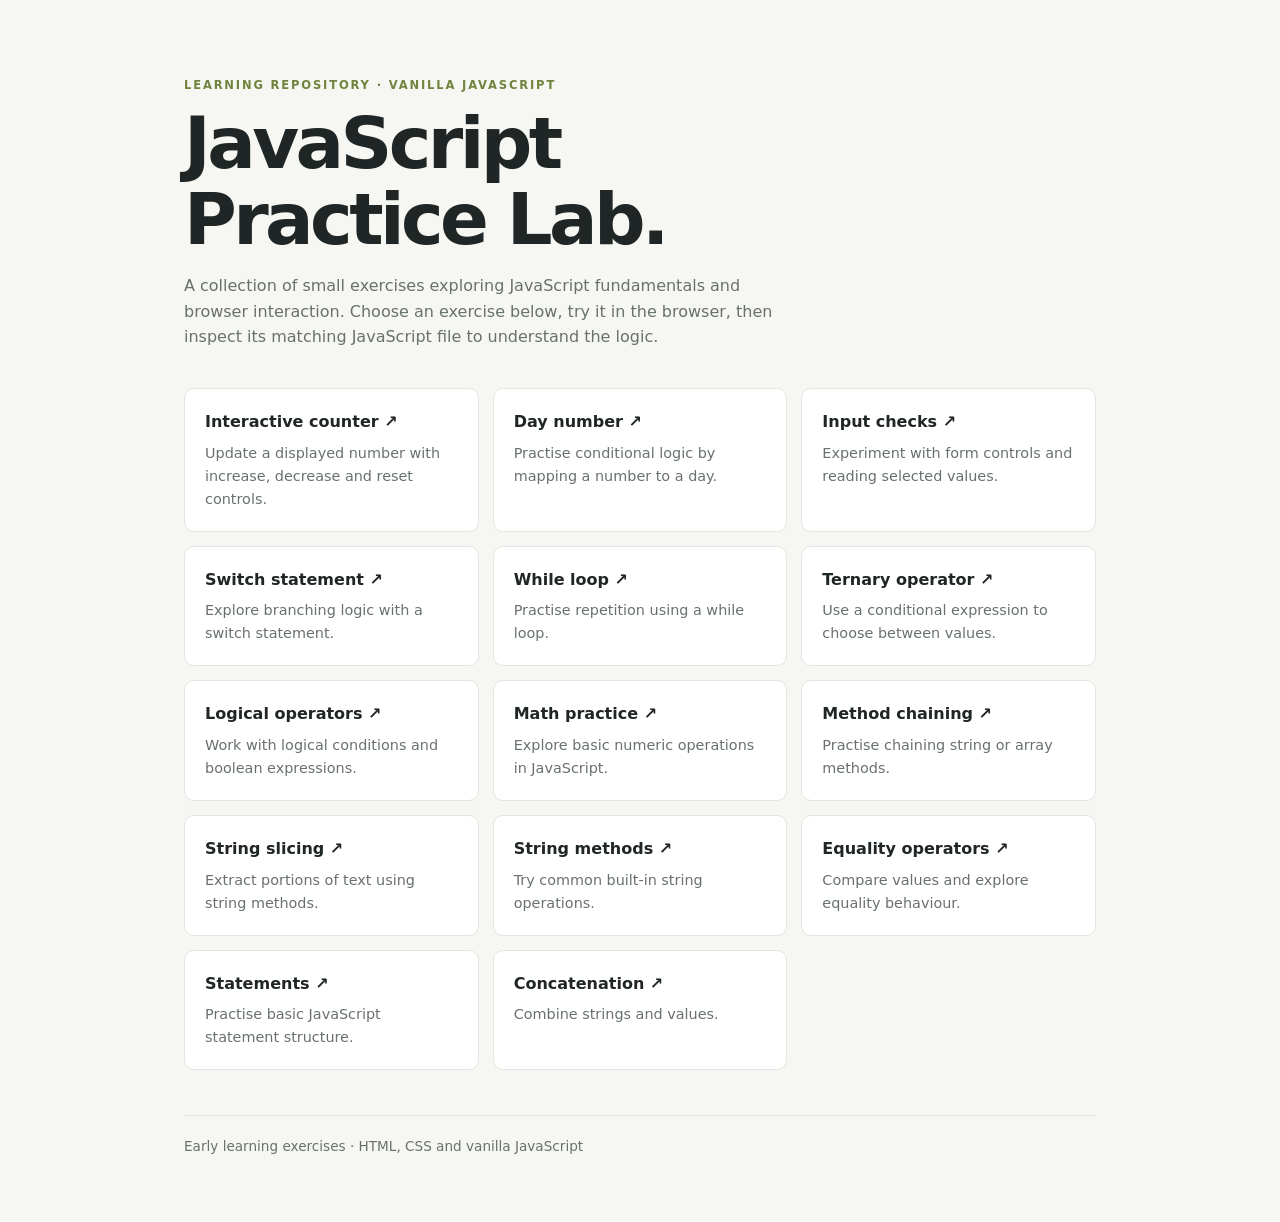
<file: index.html>
<!doctype html>
<html lang="en">
<head><meta charset="utf-8"><meta name="viewport" content="width=device-width,initial-scale=1"><meta name="description" content="A collection of beginner JavaScript and DOM practice exercises."><title>JavaScript Practice | Alpha</title>
<style>
:root{color-scheme:light;--ink:#202625;--muted:#68716e;--line:#e1e6df;--accent:#dcefa0}*{box-sizing:border-box}body{margin:0;background:#f6f7f2;color:var(--ink);font:16px/1.6 system-ui,-apple-system,Segoe UI,sans-serif}.wrap{max-width:960px;margin:auto;padding:64px 24px}.eyebrow{text-transform:uppercase;letter-spacing:.16em;font-size:.72rem;font-weight:700;color:#71833e}h1{font-size:clamp(2.5rem,7vw,4.5rem);line-height:1.05;letter-spacing:-.05em;margin:12px 0}header p{max-width:620px;color:var(--muted)}.grid{display:grid;grid-template-columns:repeat(auto-fit,minmax(230px,1fr));gap:14px;margin-top:38px}.item{background:#fff;border:1px solid var(--line);padding:20px;border-radius:10px;transition:transform .2s,border-color .2s}.item:hover{transform:translateY(-3px);border-color:#aab987}.item a{font-weight:700;color:var(--ink);text-decoration:none}.item p{margin:7px 0 0;color:var(--muted);font-size:.9rem}footer{margin-top:45px;border-top:1px solid var(--line);padding-top:20px;color:var(--muted);font-size:.85rem}
</style></head>
<body><main class="wrap"><header><p class="eyebrow">Learning repository · Vanilla JavaScript</p><h1>JavaScript<br>Practice Lab.</h1><p>A collection of small exercises exploring JavaScript fundamentals and browser interaction. Choose an exercise below, try it in the browser, then inspect its matching JavaScript file to understand the logic.</p></header>
<section class="grid" aria-label="Practice exercises">
<article class="item"><a href="counter.html">Interactive counter ↗</a><p>Update a displayed number with increase, decrease and reset controls.</p></article>
<article class="item"><a href="case.html">Day number ↗</a><p>Practise conditional logic by mapping a number to a day.</p></article>
<article class="item"><a href="checks.html">Input checks ↗</a><p>Experiment with form controls and reading selected values.</p></article>
<article class="item"><a href="switch.html">Switch statement ↗</a><p>Explore branching logic with a switch statement.</p></article>
<article class="item"><a href="while.html">While loop ↗</a><p>Practise repetition using a while loop.</p></article>
<article class="item"><a href="toperator.html">Ternary operator ↗</a><p>Use a conditional expression to choose between values.</p></article>
<article class="item"><a href="loperators.html">Logical operators ↗</a><p>Work with logical conditions and boolean expressions.</p></article>
<article class="item"><a href="math.html">Math practice ↗</a><p>Explore basic numeric operations in JavaScript.</p></article>
<article class="item"><a href="mchaining.html">Method chaining ↗</a><p>Practise chaining string or array methods.</p></article>
<article class="item"><a href="stslicing.html">String slicing ↗</a><p>Extract portions of text using string methods.</p></article>
<article class="item"><a href="stringm.html">String methods ↗</a><p>Try common built-in string operations.</p></article>
<article class="item"><a href="equalityo.html">Equality operators ↗</a><p>Compare values and explore equality behaviour.</p></article>
<article class="item"><a href="statements.html">Statements ↗</a><p>Practise basic JavaScript statement structure.</p></article>
<article class="item"><a href="conc.html">Concatenation ↗</a><p>Combine strings and values.</p></article>
</section><footer>Early learning exercises · HTML, CSS and vanilla JavaScript</footer></main></body></html>
</file>
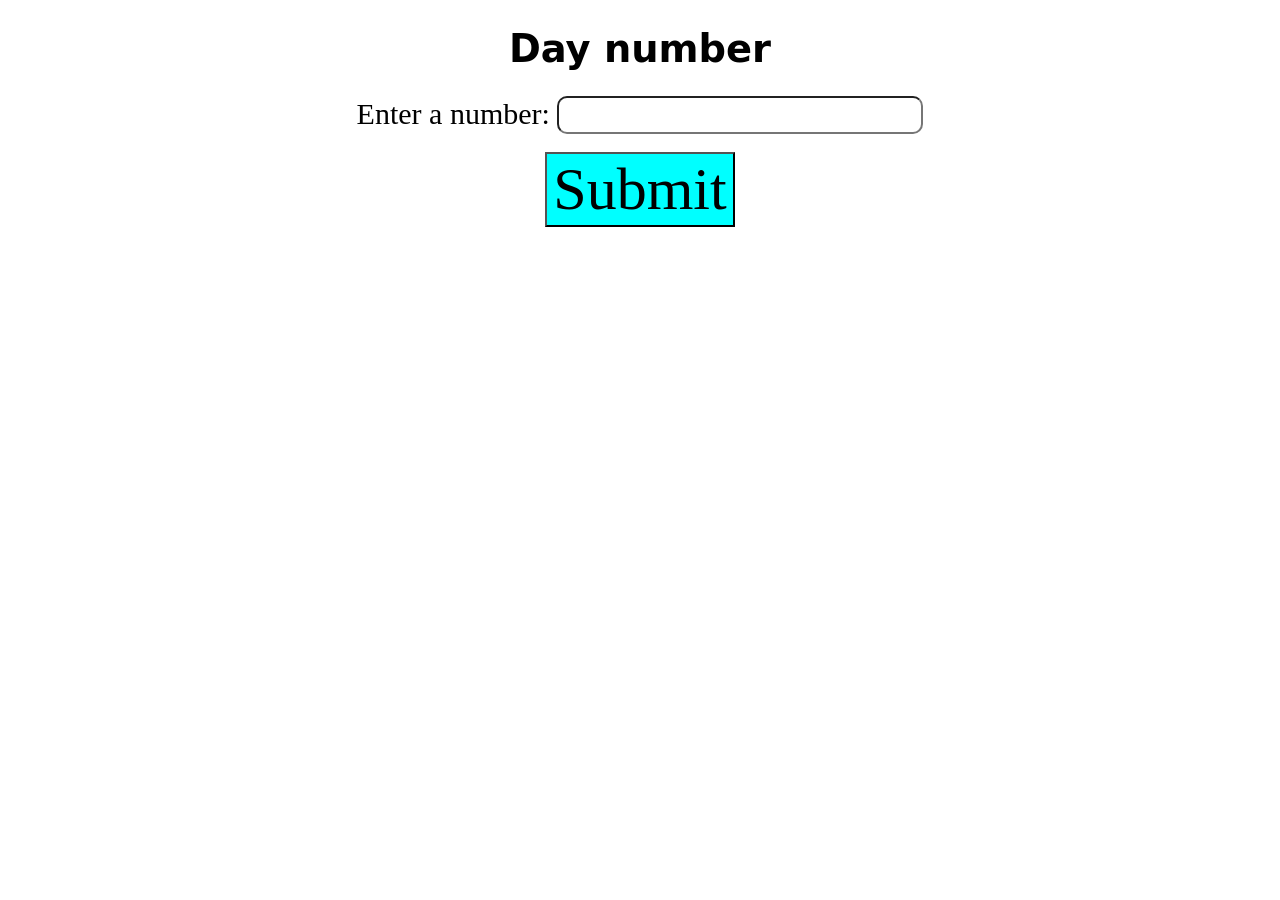
<file: case.html>
<!DOCTYPE html>
<html lang="en">
<head>
    <meta charset="UTF-8">
    <meta name="viewport" content="width=device-width, initial-scale=1.0">
    <title>Case</title>
    <link rel="stylesheet" href="case.css">
</head>
<body>
    <h1>Day number</h1>
    <label for="">Enter a number: </label>
    <input type="text" id="day"> <br><br>
    <button id="btn" type="submit">Submit</button>
    <p id="num"></p>
    <script src="case.js"></script>
</body>
</html>
</file>
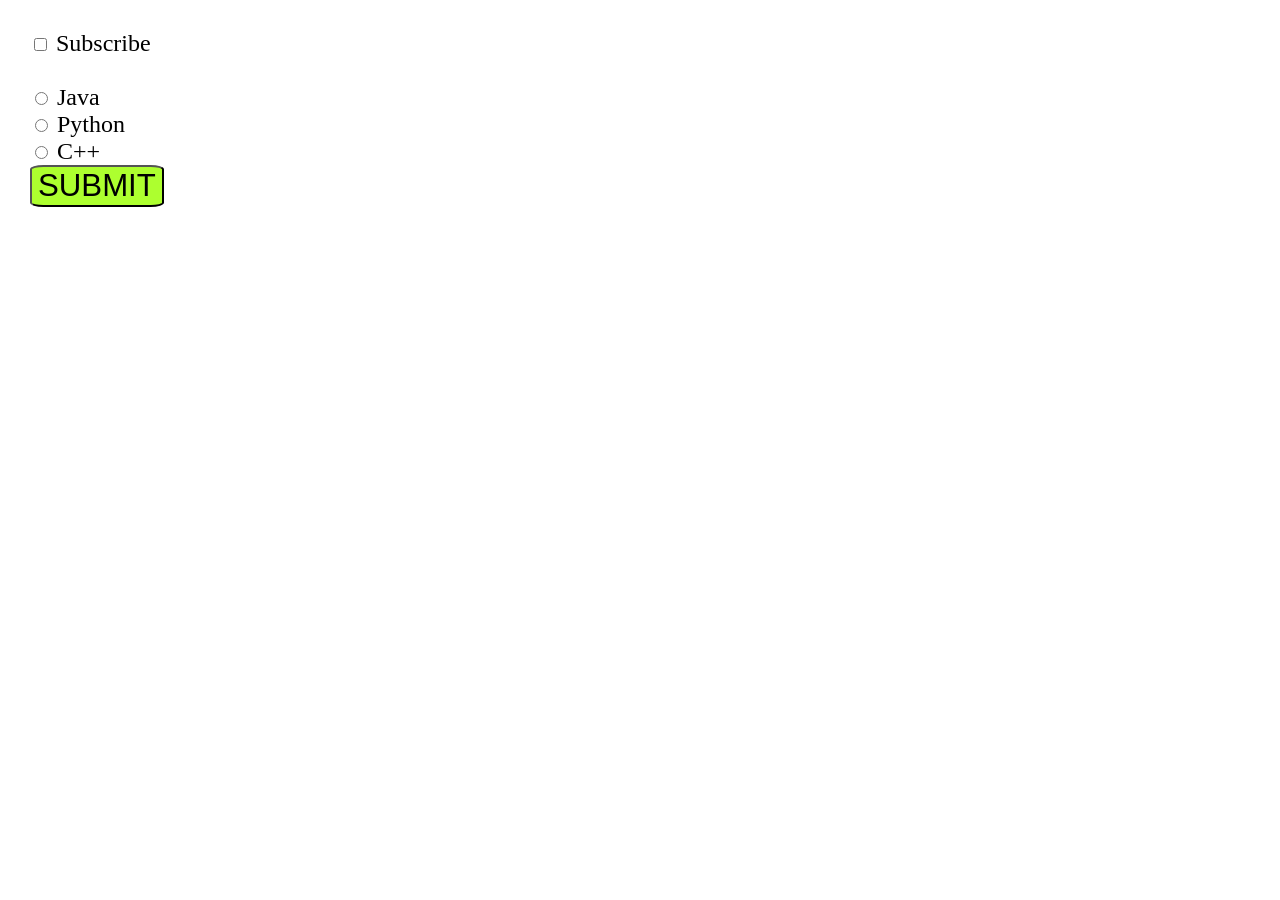
<file: checks.html>
<!DOCTYPE html>
<html lang="en">
<head>
    <meta charset="UTF-8">
    <meta name="viewport" content="width=device-width, initial-scale=1.0">
    <title>Document</title>

    <link rel="stylesheet" href="checks.css">
</head>
<body>
    <input type="checkbox" id="ck">
    <label for="ck">Subscribe</label> <br><br>

    <input type="radio" id="javabtn" name="language">
    <label for="java">Java</label><br>

    <input type="radio" id="pythonbtn" name="language">
    <label for="pythonbtn">Python</label> <br>

    <input type="radio" id="cbtn" name="language">
    <label for="cbtn">C++</label> <br>

    <button type="submit" id="btn">SUBMIT</button><br>

    <p id="result"></p><br>
    <p id="myChoice"></p>


    <script src="checks.js"></script>
</body>
</html>
</file>
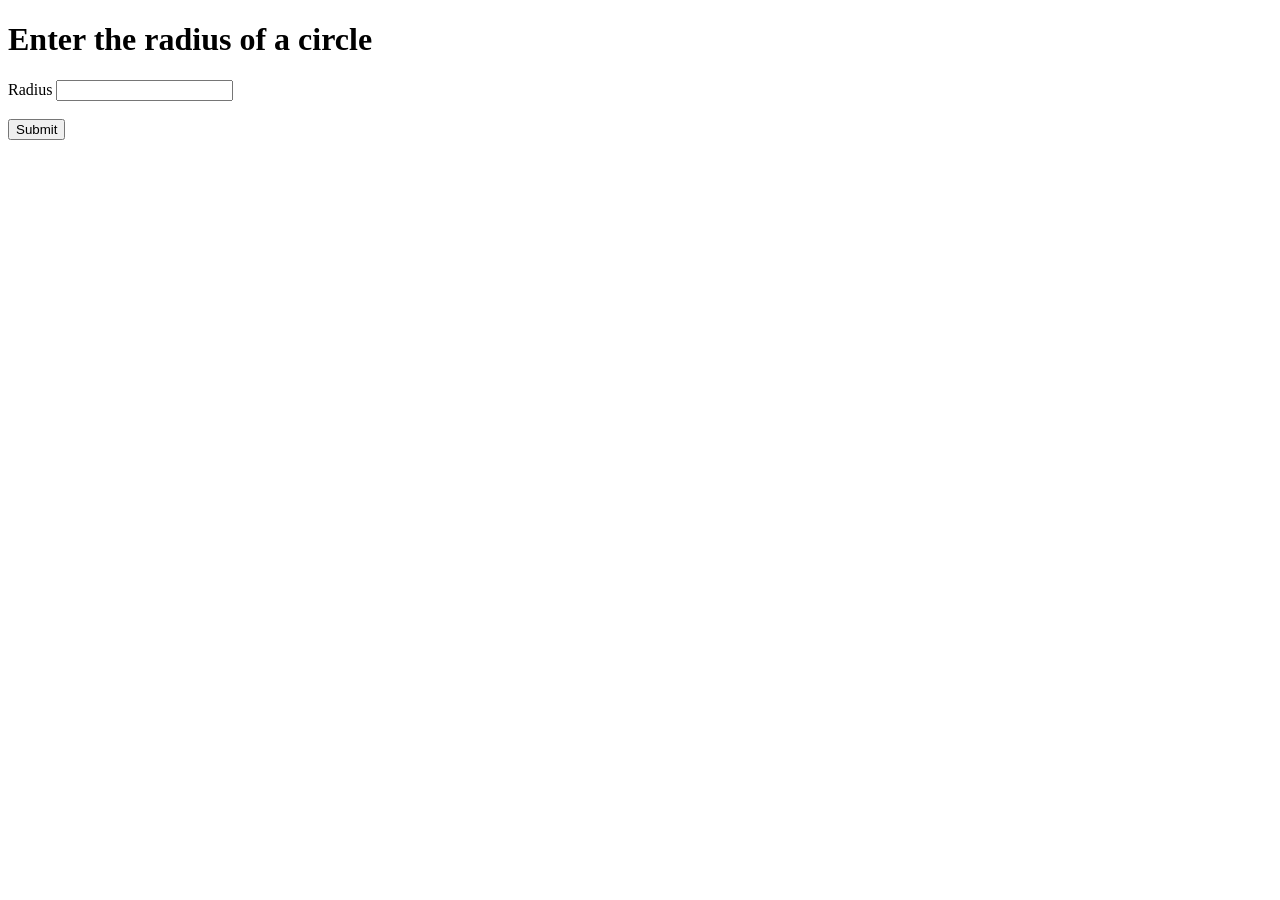
<file: conc.html>
<!DOCTYPE html>
<html lang="en">
<head>
    <meta charset="UTF-8">
    <meta name="viewport" content="width=device-width, initial-scale=1.0">
    <title>Conc</title>
</head>
<body>
    <h1 id="h1">Enter the radius of a circle</h1>

    <label for="">Radius</label>
    <input type="text" id="text"><br><br>
    <button id="sub">Submit</button>
    <h3 id="h3"></h3>

    <script src="conc.js"></script>
</body>
</html>
</file>
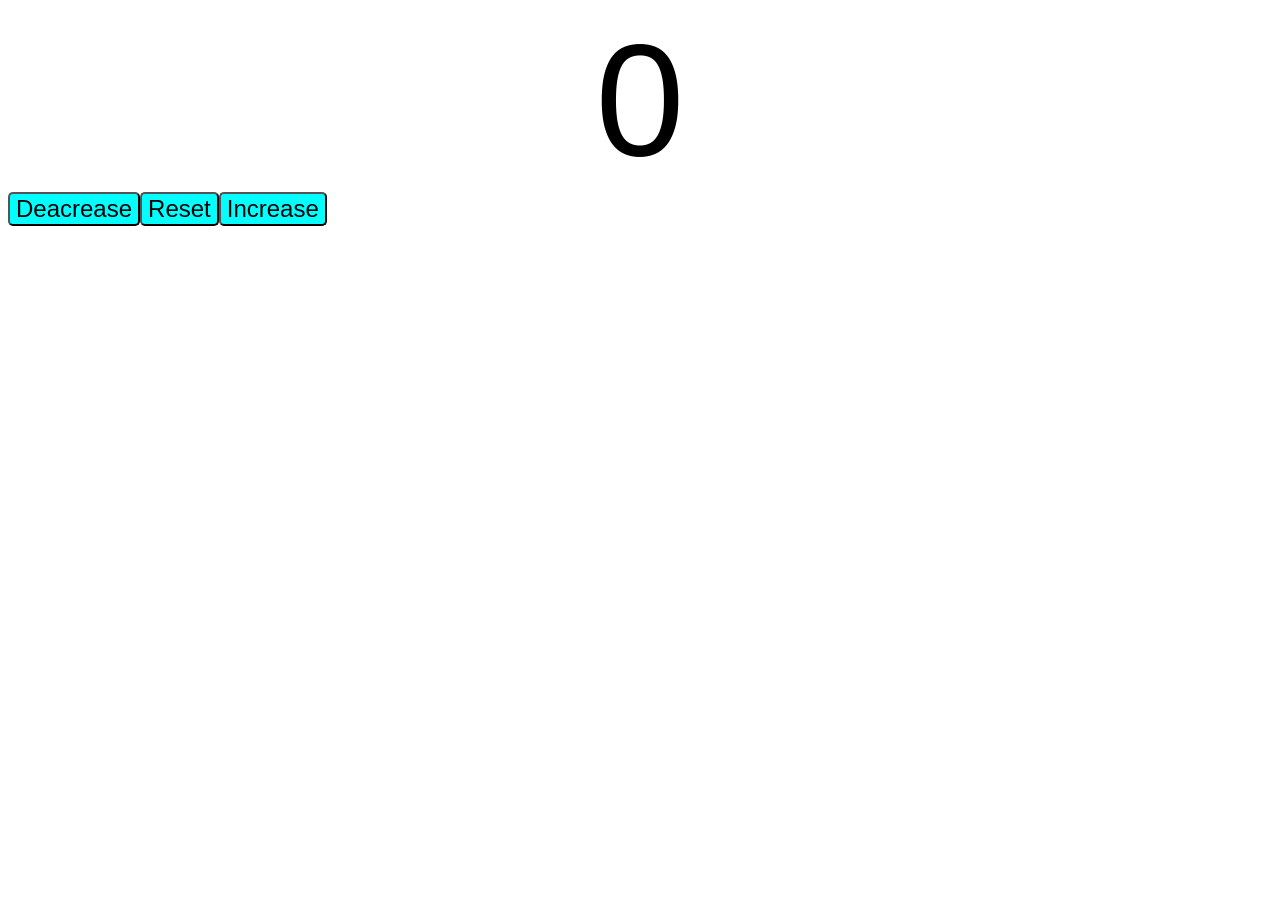
<file: counter.html>
<!DOCTYPE html>
<html lang="en">
<head>
    <meta charset="UTF-8">
    <meta name="viewport" content="width=device-width, initial-scale=1.0">
    <title>Counter program</title>
    <link rel="stylesheet" href="counter.css">
</head>
<body>
    <label id="countlabel"> 0 </label>
    <div id="btncontainer">
        <button id="deacreasebtn" class="btn">Deacrease</button>
        <button id="resetbtn" class="btn">Reset</button>
        <button id="increasebtn" class="btn">Increase</button>
    </div>
    <script src="counter.js"></script>
</body>
</html>
</file>
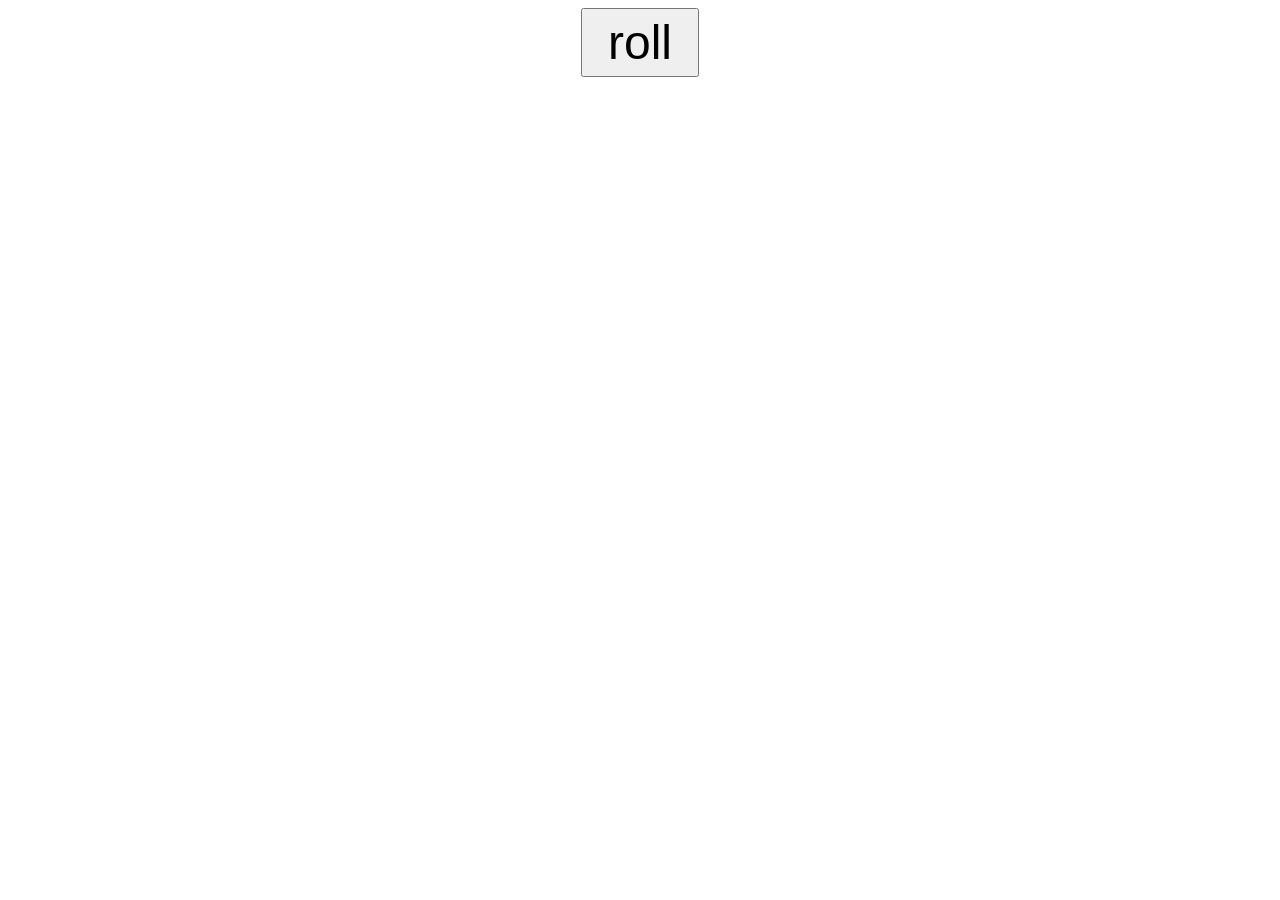
<file: math.html>
<!DOCTYPE html>
<html lang="en">
<head>
    <meta charset="UTF-8">
    <meta name="viewport" content="width=device-width, initial-scale=1.0">
    <title>Math</title>
    <link rel="stylesheet" href="math.css">
</head>
<body>
    <button id="btn">roll</button><br><br>
    <label class="lbl" id="label1"></label><br>
    <label class="lbl" id="label2"></label><br>
    <label class="lbl" id="label3"></label>
    



    <script src="math.js"></script>
</body>
</html>
</file>
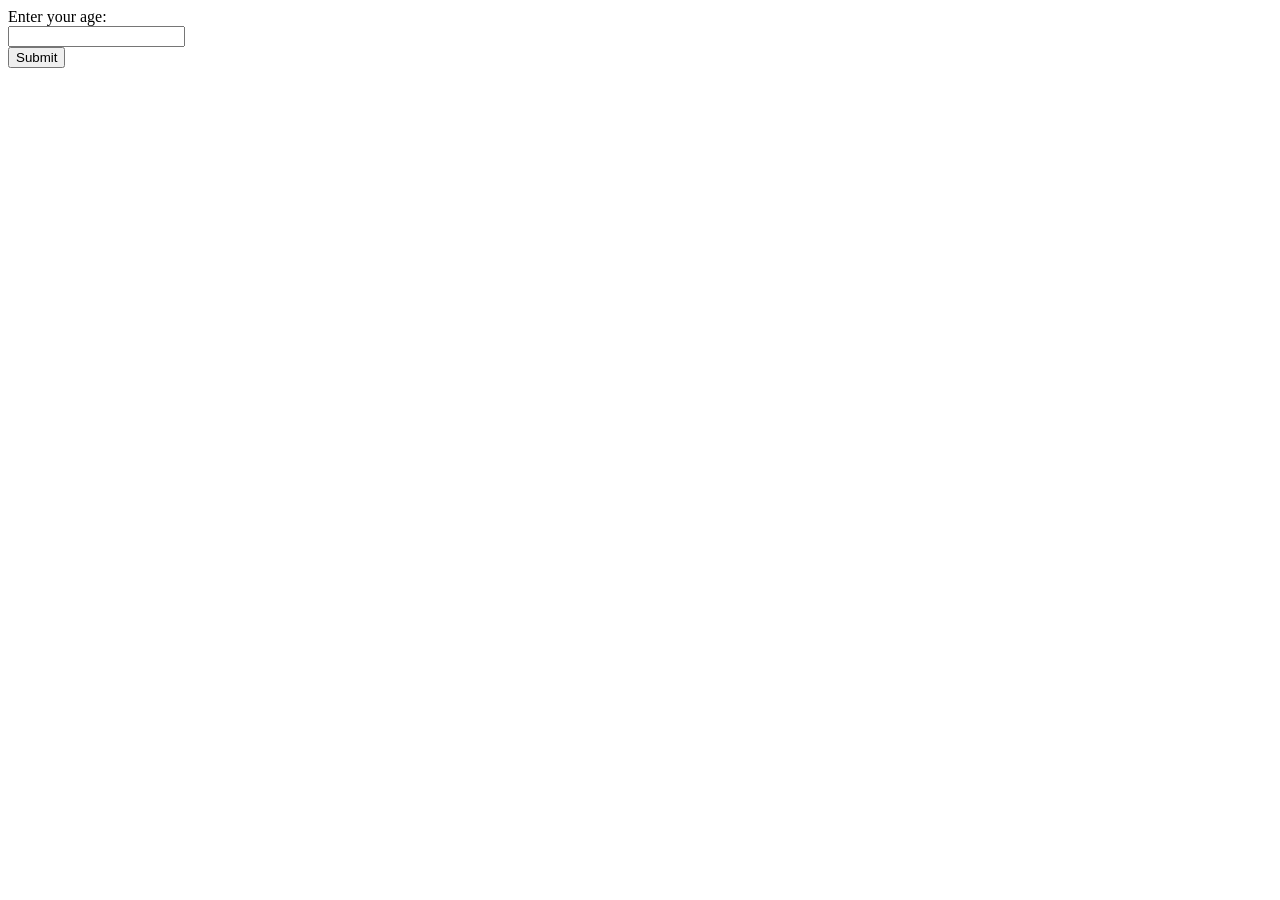
<file: statements.html>
<!DOCTYPE html>
<html lang="en">
<head>
    <meta charset="UTF-8">
    <meta name="viewport" content="width=device-width, initial-scale=1.0">
    <title>Statemments</title>
</head>
<body>

<label id="lbl">Enter your age:</label><br>
<input type="text" id="txt"><br>
<button id="sub">Submit</button><br>
<p id="p1"></p>

    <script src="statements.js"></script>
</body>
</html>
</file>
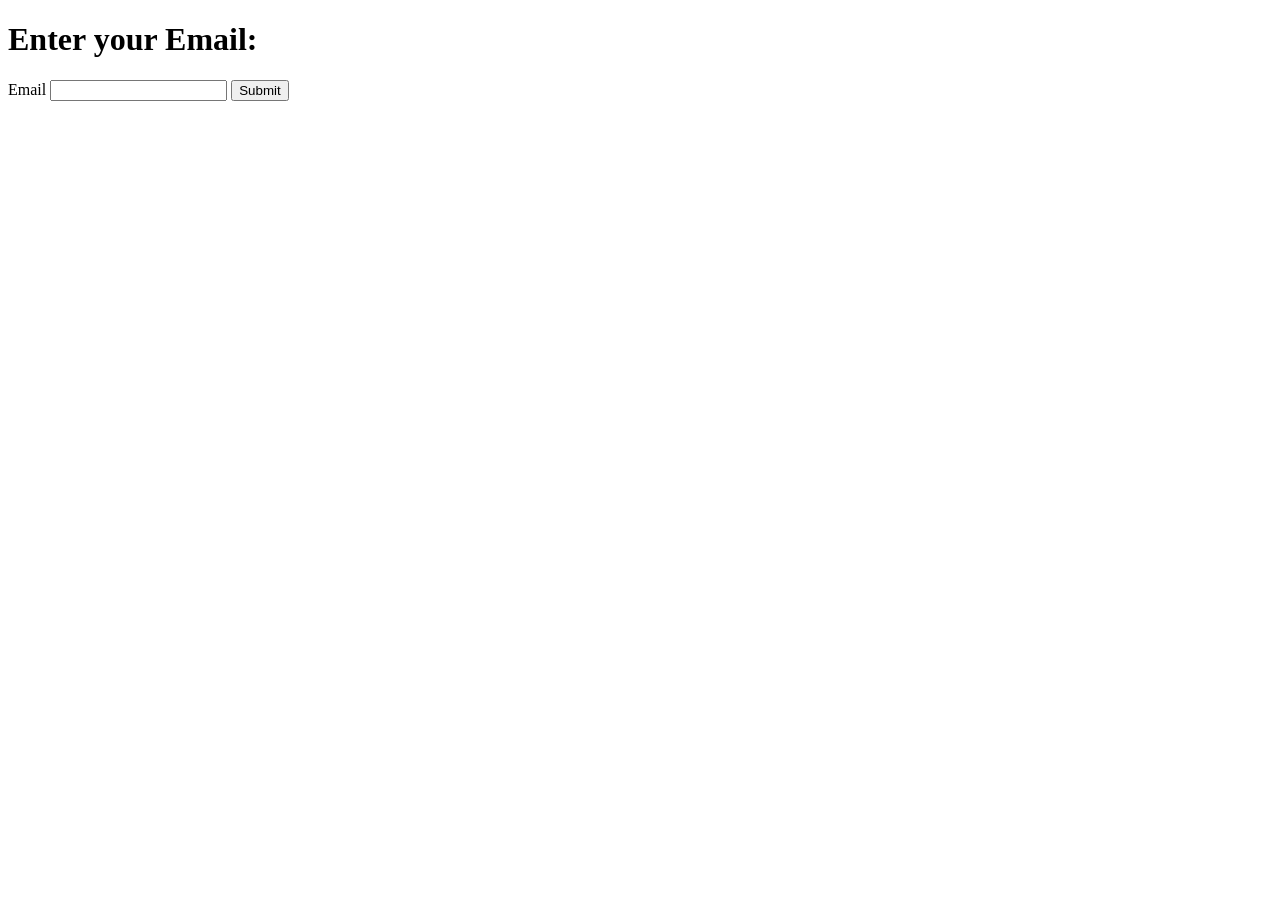
<file: stslicing.html>
<!DOCTYPE html>
<html lang="en">
<head>
    <meta charset="UTF-8">
    <meta name="viewport" content="width=device-width, initial-scale=1.0">
    <title>Document</title>
</head>
<body>
    <h1>Enter your Email: </h1>
    <label for="email">Email</label>
    <input type="text" id="email">
    <button id="btn">Submit</button>

    <p id="username"></p>
    <p id="domain"></p>
    <script src="stslicing.js"></script>
</body>
</html>
</file>
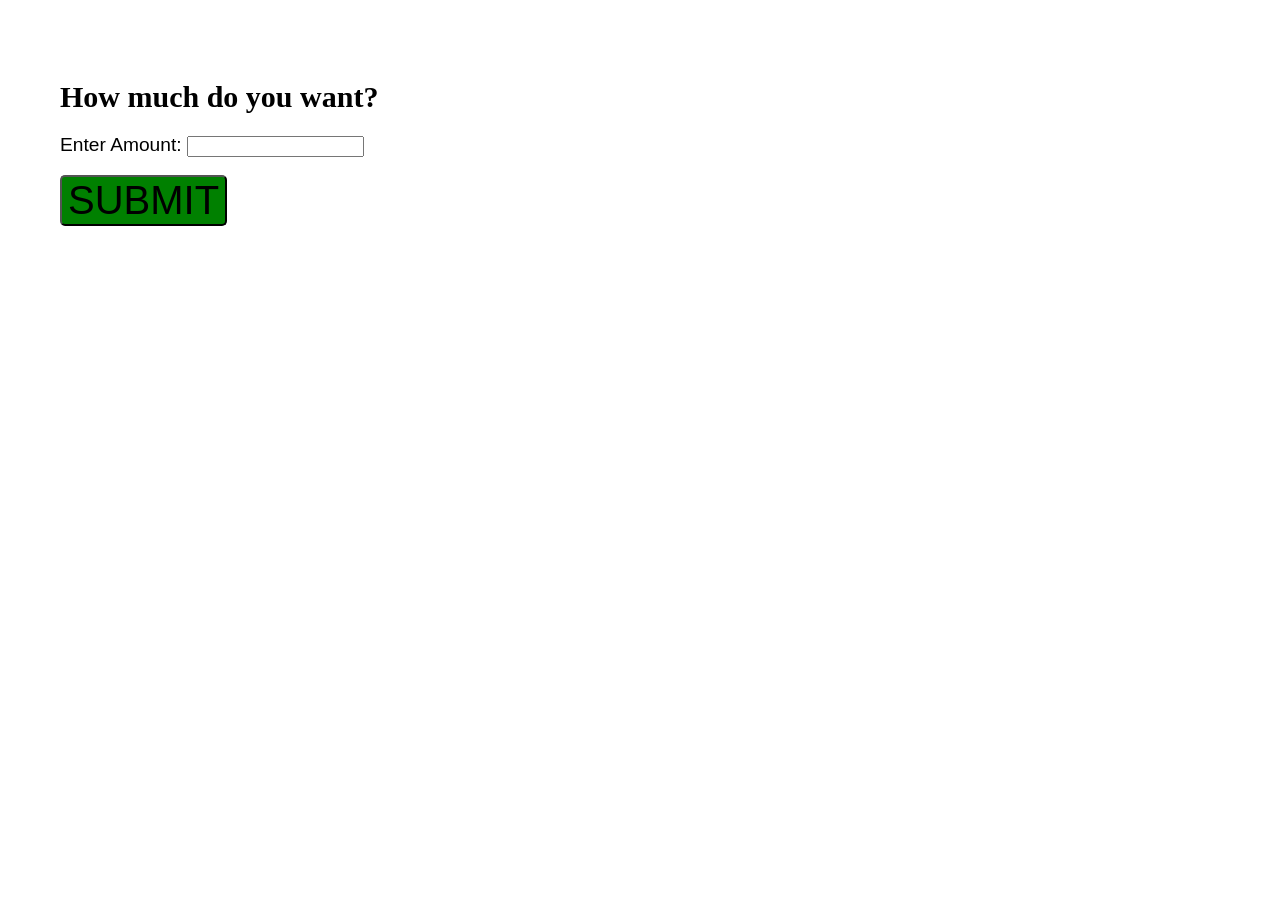
<file: switch.html>
<!DOCTYPE html>
<html lang="en">
<head>
    <meta charset="UTF-8">
    <meta name="viewport" content="width=device-width, initial-scale=1.0">
    <title>SWITCH</title>
    <link rel="stylesheet" href="switch.css">
</head>
<body>

    <h1 id="h">How much do you want?</h1>
    <label for="money">Enter Amount: </label>
    <input type="int", id="money"><br><br>
    <button id="btn" type="submit">SUBMIT</button>

    <p id="repay"></p>


    <script src="switch.js"></script>
</body>
</html>
</file>
<file: case.css>
body{
    margin: auto;
    text-align: center;
}
h1{
    font-family: system-ui, -apple-system, BlinkMacSystemFont, 'Segoe UI', Roboto, Oxygen, Ubuntu, Cantarell, 'Open Sans', 'Helvetica Neue', sans-serif;
    font-size: 2.4em;
}
label{
    font-size: 30px;
}
input{
    font-size: 28px;
    border-radius: 10px;
}
button{
    font-size: 60px;
    background-color: aqua;
    font-family: fantasy;
}
button:hover{
    transition: 0.4s;
    color: darkorange;
    background-color: green;
}
p{
    font-family: 'Times New Roman', Times, serif;
    font-size: 30px;
    color: chartreuse;
}
</file>
<file: checks.css>
body{
    text-align:justify;
    font-size: 1.5em;
    margin: 30px;

}
label{
    text-align: justify;
    padding-bottom: 20px;
    font-family: fantasy;
}

#btn{
    font-size: 1.3em;
    color: black;
    background-color: greenyellow;
    border-radius: 10%;
}
#btn:hover{
    background-color: blue;
    transition: .3s, ;
}
p{
    font-size: 40px;
}
</file>
<file: counter.css>
#countlabel{
    display: block;
    text-align: center;
    font-size: 10em;
    font-family: Helvetica;
}
#btncontainer{
    display: flex;
    margin-left: auto;
    margin-right: auto;
}

.btn{
    padding: 10px, 20px;
    font-size: 1.5em;
    color: black;
    background-color: aqua;
    border-radius: 5px;
    cursor: pointer;
    transition: background-color 0.25s;
}



.btn:hover{
    background-color: chartreuse;
}
</file>
<file: math.css>
body{
    font-family: Arial, Helvetica, sans-serif;
    text-align: center;
}
#btn{
    alig: center;
    font-size: 3em;
    padding: 5px 25px;
}

.lbl{
    font-size: 3em;
}
</file>
<file: switch.css>
body{
    margin: 30px;
    padding: 30px;
}
h1{
    font-family: fantasy;
    font-size: 30px;
}
label{
    font-size: larger;
    font-family: Arial, Helvetica, sans-serif;
}

button{
    font-size: 40px;
    background-color: green;
    color: black;
    border-radius: 5px;
}
button:hover{
    transition: .3s;
    color: yellowgreen;
    background-color: black;
}
p{
    font-family: cursive;
    color: rgb(45, 29, 187);
}
</file>
